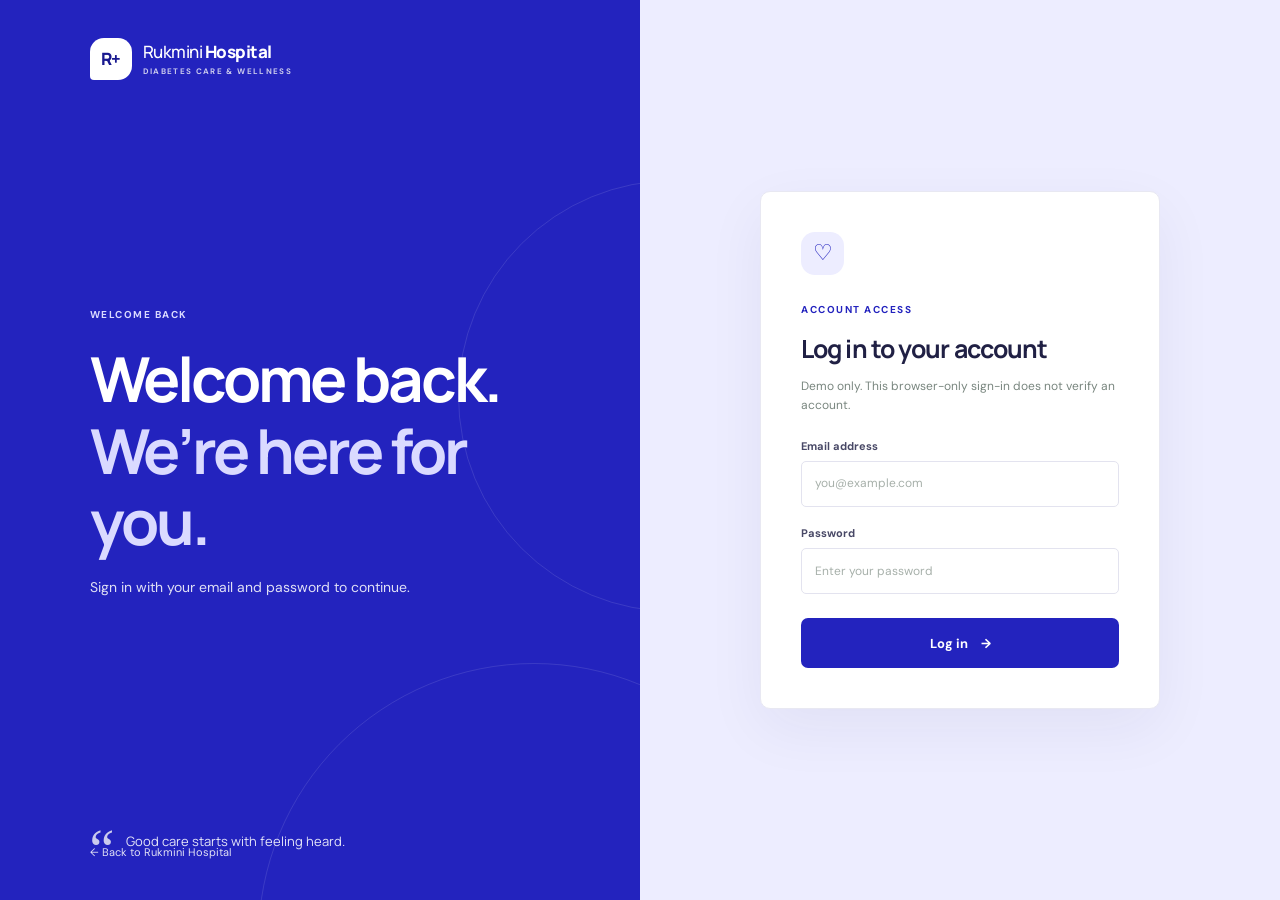
<file: dashboard.html>
<!DOCTYPE html>
<html lang="en">
<head>
    <meta charset="UTF-8">
    <meta name="viewport" content="width=device-width, initial-scale=1.0">
    <meta name="description" content="Patient dashboard for Rukmini Hospital.">
    <title>Patient Dashboard | Rukmini Hospital</title>
    <link rel="preconnect" href="https://fonts.googleapis.com">
    <link rel="preconnect" href="https://fonts.gstatic.com" crossorigin>
    <link href="https://fonts.googleapis.com/css2?family=DM+Sans:wght@400;500;600;700&family=Manrope:wght@400;500;600;700;800&display=swap" rel="stylesheet">
    <link rel="stylesheet" href="styles.css">
    <script src="script.js" defer></script>
</head>
<body class="dashboard-page">
    <header class="site-header">
        <nav class="navbar container" aria-label="Main navigation">
            <a class="brand" href="home.html" aria-label="Rukmini Hospital home">
                <span class="brand-mark" aria-hidden="true">R+</span>
                <span>Rukmini <strong>Hospital</strong><small>DIABETES CARE & WELLNESS</small></span>
            </a>
            <div class="dashboard-nav-actions">
                <a class="button button-small button-outline" href="home.html">← Back to website</a>
                <button class="button button-small button-outline" id="dashboard-logout" type="button">Sign out</button>
            </div>
        </nav>
    </header>

    <main class="dashboard-main container">
        <section class="dashboard-heading">
            <span class="eyebrow">PATIENT MANAGEMENT</span>
            <h1>Patient <span>dashboard.</span></h1>
            <p>Add patient details, then use the WhatsApp button to open a prefilled reminder. Review and send it in WhatsApp.</p>
        </section>

        <section class="dashboard-card" aria-labelledby="add-patient-heading">
            <div class="dashboard-card-heading">
                <div>
                    <span class="eyebrow">NEW RECORD</span>
                    <h2 id="add-patient-heading">Add patient</h2>
                </div>
            </div>
            <form id="patient-form" class="patient-form">
                <div class="patient-form-grid">
                    <div class="patient-field">
                        <label for="patient-name">Patient name *</label>
                        <input id="patient-name" name="name" type="text" maxlength="100" autocomplete="name" placeholder="Enter patient name" required>
                    </div>
                    <div class="patient-field">
                        <label for="patient-mobile">WhatsApp mobile number *</label>
                        <input id="patient-mobile" name="mobile" type="tel" inputmode="tel" maxlength="20" placeholder="+91 98765 43210" aria-describedby="mobile-hint" required>
                        <small id="mobile-hint">Include country code, for example +91 for India.</small>
                    </div>
                    <div class="patient-field patient-field-wide">
                        <label for="patient-disease">Disease type *</label>
                        <select id="patient-disease" name="disease" required>
                            <option value="">Select a diabetes-care category</option>
                            <option value="Type 1 diabetes">Type 1 diabetes</option>
                            <option value="Type 2 diabetes">Type 2 diabetes</option>
                            <option value="Gestational diabetes">Gestational diabetes</option>
                            <option value="Prediabetes">Prediabetes</option>
                            <option value="Other diabetes type">Other diabetes type</option>
                            <option value="Not specified">Not specified</option>
                        </select>
                        <small>Select the category already provided by the patient or their care team; this is not a diagnosis tool.</small>
                    </div>
                    <label class="patient-consent patient-field-wide">
                        <input id="patient-whatsapp-consent" name="whatsappConsent" type="checkbox" required>
                        <span>I confirm the patient agreed to receive appointment reminders on WhatsApp. *</span>
                    </label>
                </div>
                <button class="button button-primary patient-submit" type="submit">Add patient <span aria-hidden="true">+</span></button>
                <p class="patient-status" id="patient-status" role="status" aria-live="polite"></p>
            </form>
        </section>

        <section class="dashboard-card patients-card" aria-labelledby="all-patients-heading">
            <div class="dashboard-card-heading patients-heading">
                <div>
                    <span class="eyebrow">PATIENT LIST</span>
                    <h2 id="all-patients-heading">All patients</h2>
                </div>
                <div class="patient-list-actions">
                    <span class="patient-count" id="patient-count">0 patients</span>
                    <button class="button button-outline button-small" id="download-patient-report" type="button">Download patient report for Excel</button>
                </div>
            </div>
            <p class="patient-status">Fictional sample profiles are shown for demonstration. Placeholder numbers are not real, and WhatsApp is disabled for samples.</p>
            <div class="patient-list" id="patient-list" aria-live="polite"></div>
        </section>
    </main>

    <footer class="site-footer">
        <div class="container footer-bottom">
            <span>© <span id="current-year"></span> Rukmini Hospital. Patient dashboard.</span>
            <a href="home.html">Return to website</a>
        </div>
    </footer>
</body>
</html>
</file>
<file: styles.css>
:root {
    --ink: #202044;
    --ink-soft: #4b4b6b;
    --blue: #2323BE;
    --blue-dark: #19198f;
    --pale-blue: #ededff;
    --cream: #f7f7ff;
    --white: #fff;
    --line: #e4e4f0;
    --muted: #77778c;
    --heading: "Manrope", sans-serif;
    --body: "DM Sans", sans-serif;
}

* { box-sizing: border-box; }
html { scroll-behavior: smooth; scroll-padding-top: 85px; }
body { margin: 0; color: var(--ink); background: var(--white); font-family: var(--body); font-size: 15px; line-height: 1.65; }
a { color: inherit; text-decoration: none; }
button, input, textarea { font: inherit; }
img { display: block; width: 100%; }
.container { width: min(1160px, calc(100% - 48px)); margin: 0 auto; }

.site-header { position: sticky; z-index: 20; top: 0; background: rgba(255,255,255,.96); border-bottom: 1px solid rgba(35,35,190,.07); backdrop-filter: blur(12px); }
.navbar { display: flex; height: 82px; align-items: center; justify-content: space-between; }
.brand { display: inline-flex; align-items: center; gap: 11px; font-family: var(--heading); font-size: 17px; font-weight: 500; line-height: 1.15; letter-spacing: -.5px; }
.brand strong { font-weight: 800; }
.brand small { display: block; margin-top: 5px; color: var(--muted); font-family: var(--body); font-size: 8px; font-weight: 700; letter-spacing: 1.35px; }
.brand-mark { display: grid; width: 42px; height: 42px; place-items: center; color: white; background: var(--blue); border-radius: 14px 14px 14px 4px; font-family: var(--heading); font-size: 17px; font-weight: 800; }
.nav-links { display: flex; align-items: center; gap: 32px; }
.nav-links > a:not(.button) { color: #53645d; font-size: 13px; font-weight: 600; transition: color .2s; }
.nav-links > a:not(.button):hover { color: var(--blue); }
.menu-toggle { display: none; }
.button { display: inline-flex; min-height: 50px; align-items: center; justify-content: center; gap: 13px; padding: 0 23px; border: 0; border-radius: 7px; cursor: pointer; font-family: var(--body); font-size: 13px; font-weight: 700; transition: background .2s, transform .2s; }
.button:hover { transform: translateY(-2px); }
.button-primary { color: var(--white); background: var(--blue); }
.button-primary:hover { background: var(--blue-dark); }
.button-outline { color: var(--blue); border: 1px solid #cacaed; background: transparent; }
.button-small { min-height: 40px; padding: 0 16px; font-size: 12px; }

.hero { position: relative; overflow: hidden; min-height: 600px; background: var(--cream); }
.hero-content { position: relative; z-index: 1; display: grid; min-height: 600px; grid-template-columns: 1fr 1.03fr; align-items: center; gap: 6%; padding-top: 10px; padding-bottom: 30px; }
.hero-copy { max-width: 505px; padding: 35px 0 30px; }
.eyebrow { display: inline-flex; align-items: center; gap: 9px; color: var(--blue); font-size: 10px; font-weight: 700; letter-spacing: 1.5px; }
.eyebrow-dot { width: 7px; height: 7px; border-radius: 50%; background: #e6a674; }
h1, h2, h3, p, figure { margin-top: 0; }
h1, h2, h3 { font-family: var(--heading); }
.hero h1 { margin: 20px 0 17px; font-size: clamp(48px, 5.4vw, 72px); font-weight: 700; line-height: 1.12; letter-spacing: -4px; }
.hero h1 span, .section-heading h2 span, .about-copy h2 span, .contact-copy h2 span { color: var(--blue); }
.hero-copy > p { max-width: 440px; margin-bottom: 25px; color: #62726c; font-size: 15px; line-height: 1.85; }
.hero-actions { display: flex; align-items: center; gap: 25px; }
.text-link { display: inline-flex; align-items: center; gap: 10px; color: var(--ink); font-size: 12px; font-weight: 700; }
.play-icon { display: grid; width: 29px; height: 29px; place-items: center; padding-left: 2px; color: var(--blue); border: 1px solid #cacaed; border-radius: 50%; font-size: 8px; }
.hero-note { display: flex; align-items: center; gap: 9px; margin-top: 39px; color: var(--muted); font-size: 11px; }
.note-icon { color: #d89766; font-size: 16px; }
.hero-visual { position: relative; display: flex; min-height: 470px; align-items: center; justify-content: flex-end; }
.hero-photo { position: relative; overflow: hidden; width: 83%; height: 420px; border-radius: 48% 48% 10px 10px; background: #e6e6fa; }
.hero-photo::after { position: absolute; inset: 45% 0 0; background: linear-gradient(transparent, rgba(20,50,40,.12)); content: ""; }
.hero-photo img { height: 100%; object-fit: cover; object-position: center; }
.hero-shape { position: absolute; border: 1px solid rgba(35,35,190,.13); border-radius: 50%; }
.hero-shape-one { top: -220px; right: -80px; width: 560px; height: 560px; }
.hero-shape-two { right: 2%; bottom: -450px; width: 700px; height: 700px; }
.floating-card { position: absolute; z-index: 2; display: flex; align-items: center; gap: 12px; padding: 14px 17px; background: var(--white); border: 1px solid rgba(35,35,190,.05); border-radius: 9px; box-shadow: 0 14px 40px rgba(35,35,90,.11); }
.floating-card strong, .floating-card small { display: block; }
.floating-card strong { font-family: var(--heading); font-size: 12px; }
.floating-card small { margin-top: 2px; color: var(--muted); font-size: 10px; }
.care-card { top: 28%; left: 0; }
.hours-card { right: -2%; bottom: 12%; }
.care-card-icon, .hours-icon { display: grid; width: 37px; height: 37px; flex: 0 0 37px; place-items: center; border-radius: 50%; color: var(--blue); background: var(--pale-blue); font-size: 19px; }
.hours-icon { color: #c77b50; background: #fbefe4; font-size: 15px; }
.photo-decoration { position: absolute; top: 11%; right: 0; color: #d99a6d; font-size: 31px; }
.scroll-cue { position: absolute; bottom: 23px; left: max(24px, calc((100% - 1160px)/2)); display: flex; align-items: center; gap: 10px; color: #85859a; font-size: 8px; font-weight: 700; letter-spacing: 1.2px; }
.scroll-cue span { width: 25px; height: 1px; background: #c3c3d6; }

.trust-strip { background: var(--white); border-bottom: 1px solid #eef0ea; }
.trust-items { display: flex; min-height: 84px; align-items: center; justify-content: space-between; gap: 18px; }
.trust-items > div { display: flex; align-items: center; gap: 10px; color: #596a63; font-size: 11px; font-weight: 600; }
.trust-icon { display: grid; width: 30px; height: 30px; place-items: center; color: var(--blue); border-radius: 50%; background: var(--pale-blue); font-size: 15px; }
.section { padding: 105px 0; }
.about-grid { display: grid; grid-template-columns: .95fr 1fr; align-items: center; gap: 11%; }
.about-visual { position: relative; width: 100%; max-width: 460px; padding: 0 22px 22px 0; }
.about-photo { overflow: hidden; height: 410px; border-radius: 8px 90px 8px 8px; background: #e6e6fa; }
.about-photo img { height: 100%; object-fit: cover; }
.about-photo::after { position: absolute; }
.about-badge { position: absolute; right: 0; bottom: 0; display: flex; width: 137px; height: 137px; flex-direction: column; align-items: center; justify-content: center; color: white; border: 8px solid white; border-radius: 50%; background: var(--blue); transform: rotate(-8deg); }
.about-badge span { font-size: 10px; }
.about-badge strong { font-family: var(--heading); font-size: 22px; }
.about-badge strong span { color: #f0bf8c; font-size: 24px; }
.about-dots { position: absolute; z-index: -1; top: -27px; right: -20px; color: #dadaf4; font-size: 70px; line-height: 1; letter-spacing: -17px; }
.about-copy h2, .section-heading h2, .contact-copy h2 { margin: 15px 0 18px; font-size: clamp(32px, 3.4vw, 43px); font-weight: 700; line-height: 1.22; letter-spacing: -1.8px; }
.about-copy p { margin-bottom: 17px; color: #718079; font-size: 13px; line-height: 1.9; }
.about-copy .lead { color: #425c52; font-size: 16px; line-height: 1.7; }
.link-blue { margin-top: 10px; color: var(--blue); }

.services-section { background: #f7f7fc; }
.section-heading { display: flex; align-items: flex-end; justify-content: space-between; gap: 45px; margin-bottom: 39px; }
.section-heading h2 { margin-bottom: 0; }
.section-heading > p { max-width: 300px; margin-bottom: 5px; color: #74827c; font-size: 13px; line-height: 1.8; }
.service-grid { display: grid; grid-template-columns: repeat(4, 1fr); gap: 15px; }
.service-card { position: relative; min-height: 275px; padding: 24px 21px 20px; background: var(--white); border: 1px solid #edf0e9; border-radius: 8px; transition: transform .2s, box-shadow .2s; }
.service-card:hover { transform: translateY(-4px); box-shadow: 0 14px 30px rgba(35,35,90,.07); }
.service-icon { display: grid; width: 42px; height: 42px; place-items: center; margin-bottom: 22px; border-radius: 13px; font-size: 20px; }
.icon-blue { color: #2323BE; background: #ededff; }
.icon-peach { color: #b46e4e; background: #fbede4; }
.icon-lavender { color: #766b9d; background: #efedf7; }
.icon-yellow { color: #a8843e; background: #f8f2df; }
.service-number { position: absolute; top: 31px; right: 22px; color: #b3beb7; font-size: 10px; font-weight: 700; }
.service-card h3 { margin: 0 0 10px; font-size: 16px; letter-spacing: -.4px; }
.service-card p { min-height: 65px; margin-bottom: 17px; color: #7a8781; font-size: 11px; line-height: 1.75; }
.service-card > a { display: inline-flex; gap: 7px; color: var(--blue); font-size: 10px; font-weight: 700; }
.gallery-section { background: var(--white); }
.gallery-heading { margin-bottom: 32px; }
.gallery-grid { display: grid; grid-template-columns: 1.5fr 1fr 1fr; gap: 15px; }
.gallery-item { position: relative; overflow: hidden; height: 255px; margin: 0; border-radius: 7px; background: #e8e8f6; }
.gallery-item img { height: 100%; object-fit: cover; transition: transform .5s; }
.gallery-item:hover img { transform: scale(1.04); }
.gallery-item::after { position: absolute; inset: 45% 0 0; background: linear-gradient(transparent, rgba(15,35,28,.62)); content: ""; }
.gallery-item figcaption { position: absolute; z-index: 1; bottom: 17px; left: 18px; color: white; font-family: var(--heading); font-size: 12px; font-weight: 600; }
.image-note { margin: 11px 0 0; color: #98a29c; font-size: 10px; text-align: right; }

.contact-section { padding: 95px 0; background: #f5f5fc; }
.contact-grid { display: grid; grid-template-columns: .9fr 1fr; align-items: center; gap: 12%; }
.contact-copy h2 { max-width: 430px; margin-bottom: 14px; }
.contact-copy > p { max-width: 420px; margin-bottom: 28px; color: #728078; font-size: 13px; line-height: 1.8; }
.contact-detail { display: flex; gap: 13px; margin-top: 19px; }
.detail-icon { display: grid; width: 36px; height: 36px; flex: 0 0 36px; place-items: center; color: var(--blue); border-radius: 50%; background: var(--pale-blue); font-size: 16px; }
.contact-detail strong, .contact-detail div > span, .contact-detail div > a { display: block; }
.contact-detail strong { margin: 0 0 3px; font-family: var(--heading); font-size: 11px; }
.contact-detail div > span, .contact-detail div > a { color: #76827c; font-size: 11px; line-height: 1.7; }
.contact-detail div > a { color: var(--blue); font-weight: 600; }
.contact-form { padding: 34px; background: white; border: 1px solid #e8e8f2; border-radius: 10px; box-shadow: 0 18px 50px rgba(35,35,90,.05); }
.contact-form h3 { margin: 0 0 4px; font-size: 20px; letter-spacing: -.6px; }
.contact-form > p:first-of-type { margin-bottom: 20px; color: #94a099; font-size: 10px; }
.contact-form label, .login-card label { display: block; margin: 14px 0 6px; color: #484866; font-size: 11px; font-weight: 700; }
.contact-form input, .contact-form textarea, .login-card input { display: block; width: 100%; padding: 12px 13px; color: var(--ink); border: 1px solid #e3e3ef; border-radius: 5px; outline: none; background: #fff; font-size: 12px; transition: border .2s, box-shadow .2s; }
.contact-form textarea { resize: vertical; }
.contact-form input:focus, .contact-form textarea:focus, .login-card input:focus { border-color: #7777d5; box-shadow: 0 0 0 3px rgba(35,35,190,.1); }
.contact-form input::placeholder, .contact-form textarea::placeholder, .login-card input::placeholder { color: #a7b0aa; }
.form-submit { width: 100%; margin-top: 18px; }
.form-status, .login-status { min-height: 0; margin: 0; color: var(--blue-dark); font-size: 12px; font-weight: 600; }
.form-status:not(:empty), .login-status:not(:empty) { margin-top: 12px; }
.form-disclaimer { display: block; margin-top: 10px; color: #96a19a; font-size: 9px; text-align: center; }
.patient-export { display: flex; flex-direction: column; align-items: flex-start; gap: 8px; margin-top: 20px; }
.patient-export > small { color: #7a8781; font-size: 10px; line-height: 1.6; }

.dashboard-page { min-height: 100vh; background: #f7f7fc; }
.dashboard-nav-actions { display: flex; align-items: center; gap: 10px; }
.dashboard-main { padding-top: 58px; padding-bottom: 80px; }
.dashboard-heading { margin-bottom: 28px; }
.dashboard-heading h1 { margin: 8px 0; font-family: var(--heading); font-size: clamp(34px, 5vw, 48px); line-height: 1.2; letter-spacing: -2px; }
.dashboard-heading h1 span { color: var(--blue); }
.dashboard-heading > p { margin: 0; color: #718079; font-size: 14px; }
.dashboard-warning { display: flex; flex-direction: column; gap: 3px; margin-bottom: 22px; padding: 15px 18px; border: 1px solid #e8d9ad; border-radius: 7px; background: #fff9e8; color: #66572c; font-size: 12px; line-height: 1.6; }
.dashboard-warning strong { color: #51431d; }
.dashboard-card { margin-bottom: 22px; padding: 27px 30px; border: 1px solid #e9e9f4; border-radius: 9px; background: var(--white); box-shadow: 0 12px 35px rgba(35,35,90,.04); }
.dashboard-card-heading { margin-bottom: 22px; }
.dashboard-card-heading h2 { margin: 5px 0 0; font-family: var(--heading); font-size: 22px; letter-spacing: -.7px; }
.patient-form-grid { display: grid; grid-template-columns: 1fr 1fr; gap: 19px 22px; }
.patient-field label { display: block; margin-bottom: 6px; color: #484866; font-size: 11px; font-weight: 700; }
.patient-field input, .patient-field select { display: block; width: 100%; min-height: 45px; padding: 11px 13px; border: 1px solid #e3e3ef; border-radius: 5px; background: white; color: var(--ink); font-size: 12px; outline: none; }
.patient-field input:focus, .patient-field select:focus { border-color: #7777d5; box-shadow: 0 0 0 3px rgba(35,35,190,.1); }
.patient-field input::placeholder { color: #a7b0aa; }
.patient-field small { display: block; margin-top: 5px; color: #89948e; font-size: 10px; }
.patient-field-wide { grid-column: 1 / -1; }
.patient-consent { display: flex; align-items: flex-start; gap: 9px; color: #484866; font-size: 11px; line-height: 1.6; }
.patient-consent input { width: 16px; height: 16px; flex: 0 0 16px; margin: 2px 0 0; accent-color: var(--blue); }
.patient-submit { min-height: 44px; margin-top: 20px; }
.patient-status { min-height: 0; margin: 0; color: var(--blue-dark); font-size: 12px; font-weight: 600; }
.patient-status:not(:empty) { margin-top: 12px; }
.patients-heading { display: flex; align-items: flex-end; justify-content: space-between; gap: 15px; }
.patient-list-actions { display: flex; align-items: center; gap: 12px; }
.patient-count { padding: 6px 11px; border-radius: 20px; background: var(--pale-blue); color: var(--blue-dark); font-size: 11px; font-weight: 700; }
.patient-list { display: grid; gap: 12px; }
.patient-empty { margin: 0; padding: 25px 12px; border: 1px dashed #dadaeb; border-radius: 6px; color: #7a8781; font-size: 13px; text-align: center; }
.patient-row { display: flex; align-items: center; justify-content: space-between; gap: 20px; padding: 16px 18px; border: 1px solid #ececf4; border-radius: 7px; }
.patient-details { min-width: 0; }
.patient-details h3 { margin: 0 0 3px; font-family: var(--heading); font-size: 15px; }
.patient-details p { margin: 0; color: #74827c; font-size: 11px; }
.patient-disease { display: inline-block; margin-top: 7px; padding: 3px 8px; border-radius: 12px; background: #f1f0fa; color: #5e5e84; font-size: 10px; }
.whatsapp-button { min-height: 39px; flex: 0 0 auto; padding: 0 14px; color: #176b3a; border: 1px solid #b9dfc8; background: #effaf2; }
.whatsapp-button:hover { background: #e2f5e8; }
.whatsapp-button:disabled { cursor: not-allowed; opacity: .6; transform: none; }
.whatsapp-action { display: flex; flex: 0 0 auto; flex-direction: column; align-items: flex-start; gap: 5px; }
.site-footer .footer-bottom a { color: #dedefa; }

.site-footer { color: #dedefa; background: #17174f; }
.footer-main { display: flex; min-height: 125px; align-items: center; justify-content: space-between; gap: 25px; }
.footer-brand { color: white; }
.footer-brand small { color: #b4b4db; }
.footer-brand .brand-mark { color: var(--blue-dark); background: #dadaff; }
.footer-main > p { margin: 0; color: #c0c0dc; font-size: 11px; line-height: 1.7; }
.footer-top { color: #dedefa; font-size: 11px; font-weight: 600; }
.footer-bottom { display: flex; min-height: 51px; align-items: center; justify-content: space-between; border-top: 1px solid rgba(255,255,255,.12); color: #b0b0d1; font-size: 9px; }
.footer-bottom > span:last-child span { color: #e5a984; }

.login-page { min-height: 100vh; background: #ededff; }
.login-layout { display: grid; min-height: 100vh; grid-template-columns: 1fr 1fr; }
.login-welcome { position: relative; display: flex; min-height: 100vh; flex-direction: column; justify-content: space-between; overflow: hidden; padding: 38px clamp(35px, 7vw, 100px); color: white; background: #2323BE; }
.login-welcome::before, .login-welcome::after { position: absolute; width: 430px; height: 430px; border: 1px solid rgba(255,255,255,.11); border-radius: 50%; content: ""; }
.login-welcome::before { top: 20%; right: -250px; }
.login-welcome::after { right: -170px; bottom: -315px; width: 550px; height: 550px; }
.login-brand { position: relative; z-index: 1; align-self: flex-start; color: white; }
.login-brand small { color: #cacaed; }
.login-brand .brand-mark { color: var(--blue-dark); background: white; }
.login-welcome-copy { position: relative; z-index: 1; max-width: 480px; margin: 60px 0; }
.login-welcome-copy .eyebrow { color: #dadaff; }
.login-welcome-copy h1 { margin: 18px 0; font-size: clamp(39px, 5vw, 62px); line-height: 1.15; letter-spacing: -3px; }
.login-welcome-copy h1 span { color: #dadaff; }
.login-welcome-copy p { max-width: 400px; margin: 0; color: #e0e0f5; font-size: 14px; line-height: 1.8; }
.login-quote { position: relative; z-index: 1; display: flex; align-items: center; gap: 12px; color: #e5e5f8; }
.login-quote > span { height: 41px; color: #cacaed; font-family: Georgia, serif; font-size: 56px; line-height: 1; }
.login-quote p { margin: 0; font-family: var(--heading); font-size: 13px; }
.login-home-link { position: absolute; z-index: 2; bottom: 39px; left: clamp(35px, 7vw, 100px); color: #e0e0f5; font-size: 11px; }
.login-panel { display: grid; min-height: 100vh; place-items: center; padding: 40px 24px; }
.login-card { width: min(100%, 400px); padding: 40px; border: 1px solid #e8e8f2; border-radius: 10px; background: white; box-shadow: 0 20px 60px rgba(35,35,90,.06); }
.login-icon { display: grid; width: 43px; height: 43px; place-items: center; margin-bottom: 21px; color: var(--blue); border-radius: 14px; background: var(--pale-blue); font-size: 22px; }
.login-card h2 { margin: 8px 0 7px; font-size: 25px; letter-spacing: -.9px; }
.login-intro { margin-bottom: 21px; color: #79867f; font-size: 12px; }
.login-card label { margin-top: 17px; }
.login-card input { min-height: 46px; }
.login-submit { width: 100%; margin-top: 24px; }
.login-disclaimer { margin: 13px 0 0; color: #929d95; font-size: 9px; line-height: 1.6; }

@media (max-width: 900px) {
    .nav-links { gap: 19px; }
    .hero-content { grid-template-columns: 1fr .9fr; gap: 3%; }
    .hero-photo { width: 90%; height: 375px; }
    .hero-visual { min-height: 425px; }
    .care-card { left: -12px; }
    .hours-card { right: -6px; }
    .about-grid { gap: 7%; }
    .service-grid { grid-template-columns: repeat(2, 1fr); }
    .service-card { min-height: 248px; }
    .login-welcome { padding-right: 40px; padding-left: 40px; }
    .login-home-link { left: 40px; }
}
@media (max-width: 680px) {
    html { scroll-padding-top: 68px; }
    .container { width: min(100% - 36px, 500px); }
    .navbar { height: 68px; }
    .brand { font-size: 15px; }
    .brand-mark { width: 37px; height: 37px; border-radius: 12px 12px 12px 4px; }
    .brand small { font-size: 7px; }
    .menu-toggle { display: flex; width: 40px; height: 40px; flex-direction: column; align-items: center; justify-content: center; gap: 5px; border: 1px solid var(--line); border-radius: 6px; background: white; }
    .menu-toggle span { display: block; width: 17px; height: 2px; background: var(--ink); }
    .nav-links { position: absolute; top: 67px; right: 0; left: 0; display: none; align-items: stretch; gap: 0; padding: 9px 18px 18px; border-bottom: 1px solid var(--line); background: white; box-shadow: 0 12px 18px rgba(25,57,43,.07); }
    .nav-links.is-open { display: flex; flex-direction: column; }
    .nav-links > a:not(.button) { padding: 11px 4px; border-bottom: 1px solid #f0f2ed; }
    .nav-links .button { margin-top: 12px; }
    .hero { min-height: 0; }
    .hero-content { min-height: 0; grid-template-columns: 1fr; gap: 0; padding-top: 37px; padding-bottom: 54px; }
    .hero-copy { padding: 0; }
    .hero h1 { margin-top: 15px; font-size: clamp(48px, 14vw, 65px); letter-spacing: -3px; }
    .hero-copy > p { font-size: 14px; }
    .hero-actions { flex-wrap: wrap; gap: 17px; }
    .hero-note { margin-top: 22px; }
    .hero-visual { min-height: 330px; margin-top: 20px; justify-content: center; }
    .hero-photo { width: 82%; height: 310px; }
    .care-card { top: 22%; left: 0; }
    .hours-card { right: 0; bottom: 7%; }
    .floating-card { gap: 8px; padding: 10px 11px; }
    .floating-card strong { font-size: 10px; }
    .floating-card small { font-size: 8px; }
    .care-card-icon, .hours-icon { width: 31px; height: 31px; flex-basis: 31px; }
    .scroll-cue { bottom: 18px; }
    .trust-items { display: grid; grid-template-columns: 1fr 1fr; gap: 13px 8px; padding-top: 18px; padding-bottom: 18px; }
    .trust-items > div { gap: 7px; font-size: 9px; }
    .trust-icon { width: 26px; height: 26px; flex: 0 0 26px; font-size: 13px; }
    .section { padding: 69px 0; }
    .about-grid, .contact-grid { grid-template-columns: 1fr; gap: 42px; }
    .about-visual { max-width: 420px; }
    .about-photo { height: 330px; }
    .about-copy h2, .section-heading h2, .contact-copy h2 { font-size: 34px; }
    .section-heading { display: block; margin-bottom: 28px; }
    .section-heading > p { margin-top: 13px; }
    .service-grid { gap: 10px; }
    .service-card { min-height: 255px; padding: 18px 15px; }
    .service-card h3 { font-size: 14px; }
    .service-card p { font-size: 10px; }
    .service-number { top: 23px; right: 14px; }
    .gallery-grid { grid-template-columns: 1fr 1fr; gap: 10px; }
    .gallery-item { height: 190px; }
    .gallery-large { grid-column: 1 / -1; height: 220px; }
    .contact-section { padding: 70px 0; }
    .contact-grid { gap: 30px; }
    .contact-form { padding: 24px 20px; }
    .dashboard-main { padding-top: 38px; padding-bottom: 55px; }
    .dashboard-nav-actions { gap: 6px; }
    .dashboard-card { padding: 22px 18px; }
    .patient-form-grid { grid-template-columns: 1fr; gap: 15px; }
    .patient-field-wide { grid-column: auto; }
    .patient-row { align-items: flex-start; flex-direction: column; gap: 12px; }
    .whatsapp-action { width: 100%; }
    .whatsapp-button { width: 100%; }
    .patients-heading { align-items: flex-start; flex-direction: column; }
    .patient-list-actions { align-items: flex-start; flex-wrap: wrap; }
    .footer-main { min-height: 145px; flex-wrap: wrap; justify-content: space-between; padding-top: 22px; padding-bottom: 19px; }
    .footer-main > p { order: 3; width: 100%; }
    .footer-top { font-size: 10px; }
    .footer-bottom { gap: 8px; font-size: 8px; }
    .login-layout { grid-template-columns: 1fr; }
    .login-welcome { min-height: 285px; padding: 23px 24px 55px; }
    .login-welcome-copy { margin: 33px 0 0; }
    .login-welcome-copy h1 { margin: 10px 0; font-size: 36px; letter-spacing: -1.8px; }
    .login-welcome-copy p { font-size: 11px; }
    .login-quote { display: none; }
    .login-home-link { bottom: 20px; left: 24px; font-size: 10px; }
    .login-panel { min-height: auto; padding: 28px 18px; }
    .login-card { padding: 28px 23px; }
}
@media (prefers-reduced-motion: reduce) {
    *, *::before, *::after { scroll-behavior: auto !important; transition-duration: .01ms !important; animation-duration: .01ms !important; }
}
</file>
